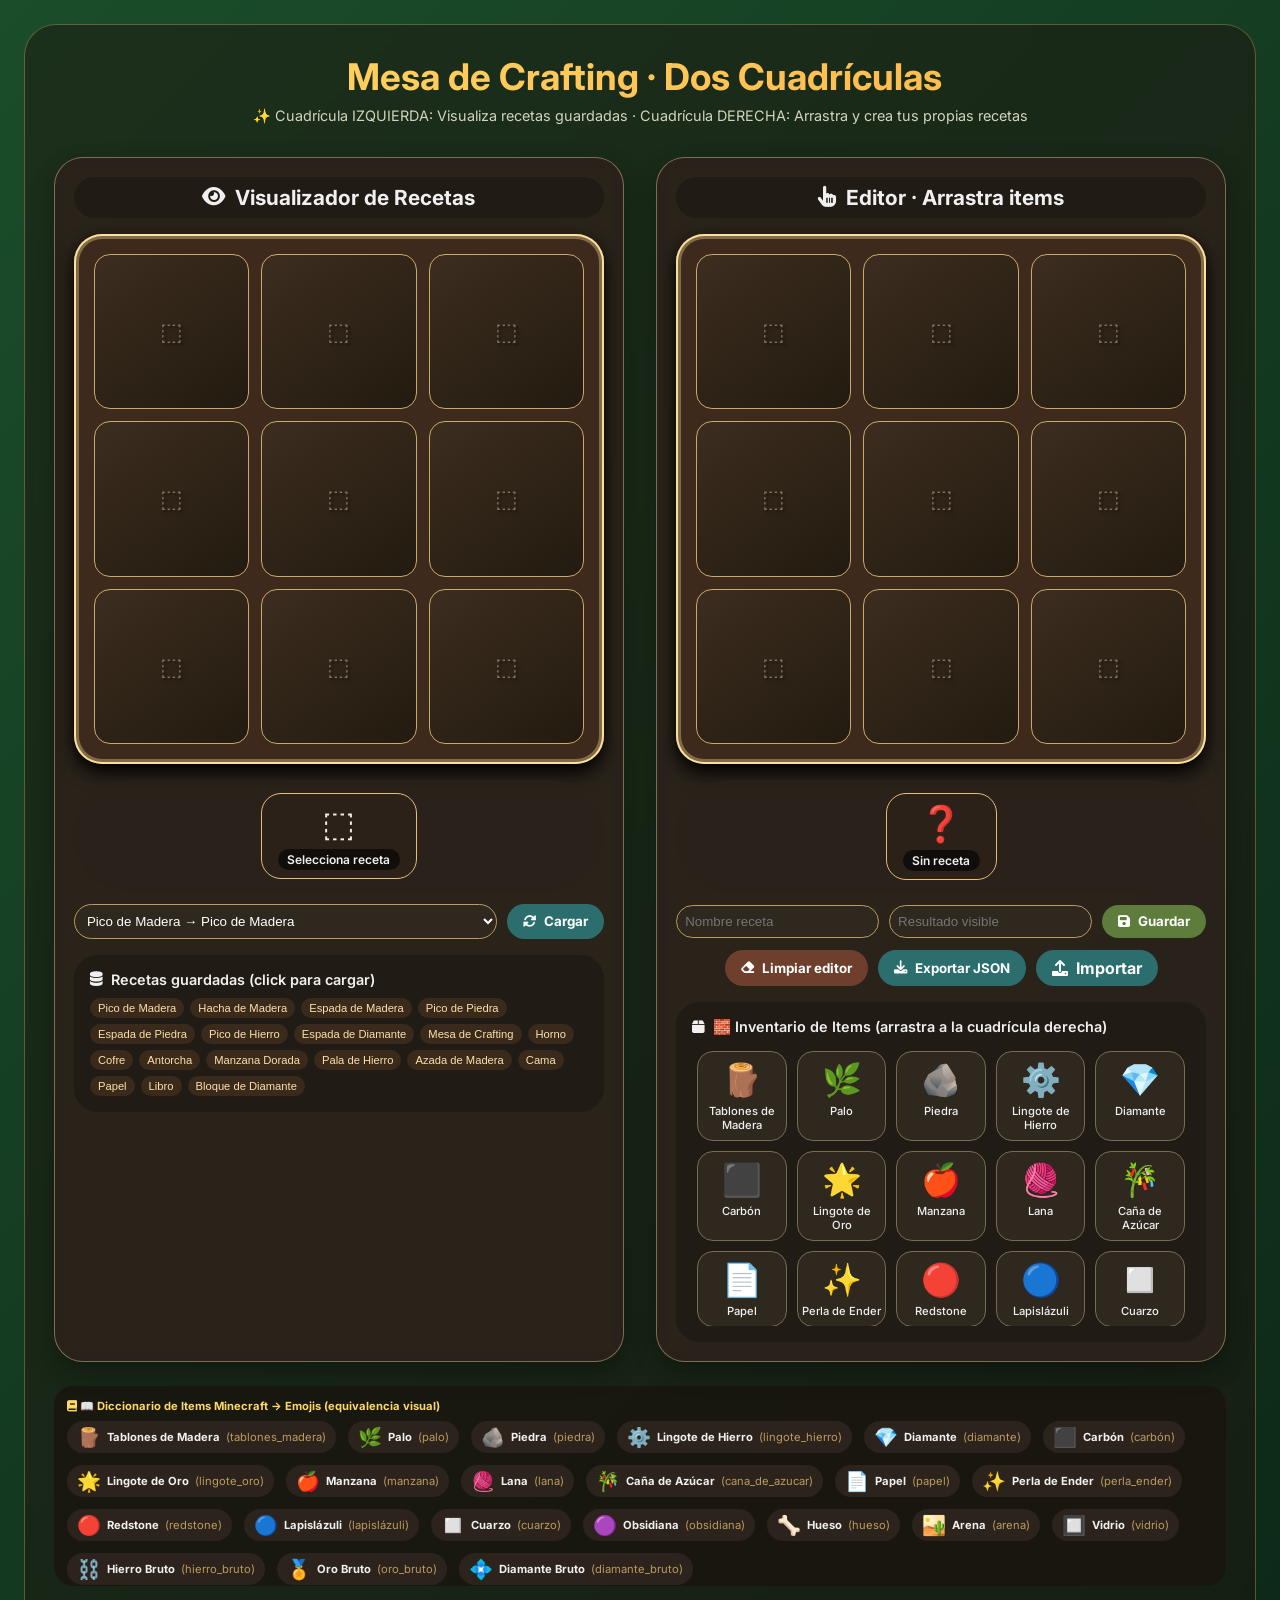
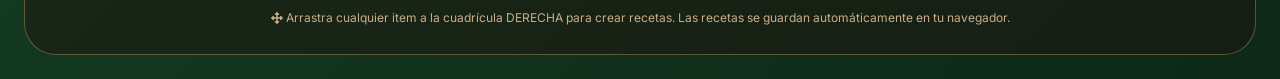
<file: index.html>
<!DOCTYPE html>
<html lang="es">
<head>
    <meta charset="UTF-8">
    <meta name="viewport" content="width=device-width, initial-scale=1.0, user-scalable=no">
    <title>Minecraft Crafting · Dos Cuadrículas · Editor Visual con Emojis</title>
    <link href="https://fonts.googleapis.com/css2?family=Inter:opsz,wght@14..32,400;500;600;700&display=swap" rel="stylesheet">
    <link rel="stylesheet" href="https://cdnjs.cloudflare.com/ajax/libs/font-awesome/6.0.0-beta3/css/all.min.css">
    <style>
        * {
            margin: 0;
            padding: 0;
            box-sizing: border-box;
            user-select: none;
        }

        body {
            font-family: 'Inter', sans-serif;
            background: linear-gradient(135deg, #1a4d2a 0%, #0d2818 100%);
            min-height: 100vh;
            padding: 1.5rem;
            color: #f0f0f0;
        }

        .container {
            max-width: 1600px;
            margin: 0 auto;
            background: rgba(30, 20, 15, 0.5);
            backdrop-filter: blur(4px);
            border-radius: 2rem;
            padding: 1.8rem;
            border: 1px solid rgba(255, 215, 140, 0.3);
        }

        h1 {
            text-align: center;
            font-size: 2.3rem;
            background: linear-gradient(135deg, #ffd966, #ffb347);
            background-clip: text;
            -webkit-background-clip: text;
            color: transparent;
            margin-bottom: 0.5rem;
        }

        .subtitle {
            text-align: center;
            margin-bottom: 2rem;
            font-size: 0.9rem;
            color: #d4d4bc;
        }

        /* Layout principal: dos columnas */
        .double-crafting {
            display: flex;
            flex-wrap: wrap;
            gap: 2rem;
            justify-content: center;
        }

        /* Cada panel */
        .craft-panel {
            flex: 1;
            min-width: 380px;
            background: #2b241cee;
            backdrop-filter: blur(8px);
            border-radius: 1.8rem;
            padding: 1.2rem;
            border: 1px solid #ffdca866;
            box-shadow: 0 10px 25px rgba(0, 0, 0, 0.3);
        }

        .panel-title {
            font-size: 1.3rem;
            font-weight: 700;
            text-align: center;
            margin-bottom: 1rem;
            display: flex;
            align-items: center;
            justify-content: center;
            gap: 10px;
            background: #1e1914aa;
            padding: 0.5rem;
            border-radius: 60px;
        }

        .crafting-grid {
            display: grid;
            grid-template-columns: repeat(3, 1fr);
            gap: 12px;
            background: #3e2a1c;
            padding: 20px;
            border-radius: 28px;
            box-shadow: inset 0 0 0 2px #f9e0a0, inset 0 0 0 5px #836c44, 0 8px 18px black;
            margin-bottom: 1rem;
        }

        .slot {
            aspect-ratio: 1 / 1;
            background: #2f2419;
            background-image: linear-gradient(145deg, #3c2d1f 0%, #231b10 100%);
            border-radius: 16px;
            display: flex;
            align-items: center;
            justify-content: center;
            transition: all 0.2s ease;
            border: 1px solid #c9a86b;
            font-size: 2.3rem;
            font-weight: normal;
            text-shadow: 2px 2px 2px black;
        }

        .slot.drag-over {
            transform: scale(1.05);
            box-shadow: 0 0 0 3px #ffdf99;
            background: #5e452a;
        }

        .slot span {
            filter: drop-shadow(2px 2px 2px rgba(0,0,0,0.5));
        }

        .result-area {
            display: flex;
            align-items: center;
            justify-content: center;
            gap: 1rem;
            background: #2d241a80;
            padding: 0.8rem;
            border-radius: 60px;
            margin-top: 0.5rem;
        }

        .result-box {
            background: #2b2118;
            border-radius: 20px;
            padding: 0.5rem 1rem;
            display: flex;
            flex-direction: column;
            align-items: center;
            gap: 5px;
            border: 1px solid #e5bc7c;
            min-width: 100px;
        }

        .result-emoji {
            font-size: 2.2rem;
        }

        .result-name {
            font-weight: 600;
            background: #00000099;
            padding: 0.2rem 0.6rem;
            border-radius: 50px;
            font-size: 0.75rem;
        }

        /* Barra de botones */
        .action-bar {
            display: flex;
            gap: 10px;
            margin: 12px 0;
            flex-wrap: wrap;
            justify-content: center;
        }

        .btn {
            border: none;
            padding: 8px 16px;
            border-radius: 40px;
            font-weight: bold;
            cursor: pointer;
            display: inline-flex;
            align-items: center;
            gap: 8px;
            font-family: inherit;
            transition: 0.2s;
        }

        .btn-primary { background: #5e7c3c; color: white; }
        .btn-primary:hover { background: #7fa34b; transform: scale(0.98); }
        .btn-warning { background: #6d3f2c; color: white; }
        .btn-warning:hover { background: #8f553a; }
        .btn-info { background: #2c6e6e; color: white; }
        .btn-info:hover { background: #3e8e8e; }

        /* Inventario de items */
        .items-inventory {
            background: #1e1914cc;
            border-radius: 1.5rem;
            padding: 1rem;
            margin-top: 1rem;
        }

        .items-title {
            font-size: 0.9rem;
            font-weight: 600;
            margin-bottom: 10px;
            display: flex;
            align-items: center;
            gap: 8px;
        }

        .items-grid {
            display: grid;
            grid-template-columns: repeat(auto-fill, minmax(80px, 1fr));
            gap: 10px;
            max-height: 280px;
            overflow-y: auto;
            padding: 5px;
        }

        .drag-item {
            background: #2f281f;
            border-radius: 16px;
            padding: 8px 4px;
            text-align: center;
            cursor: grab;
            transition: 0.1s;
            border: 1px solid #776b54;
            display: flex;
            flex-direction: column;
            align-items: center;
            gap: 5px;
        }
        .drag-item:active { cursor: grabbing; }
        .drag-item:hover { background: #4a3826; transform: scale(1.02); border-color: #ffcd7e; }
        .drag-item .item-emoji { font-size: 2rem; }
        .drag-item span { font-size: 0.7rem; font-weight: 500; }

        /* Diccionario de emojis */
        .dictionary {
            background: #1a1510cc;
            border-radius: 1.2rem;
            padding: 0.8rem;
            margin-top: 1.5rem;
            font-size: 0.7rem;
            max-height: 200px;
            overflow-y: auto;
        }
        .dict-title {
            font-weight: bold;
            margin-bottom: 8px;
            color: #ffd966;
        }
        .dict-grid {
            display: flex;
            flex-wrap: wrap;
            gap: 12px;
        }
        .dict-item {
            display: inline-flex;
            align-items: center;
            gap: 6px;
            background: #2c241c;
            padding: 4px 10px;
            border-radius: 30px;
        }
        footer { text-align: center; margin-top: 1.5rem; font-size: 0.75rem; color: #cbae86; }

        @media (max-width: 850px) {
            .slot { font-size: 1.5rem; }
            .drag-item .item-emoji { font-size: 1.5rem; }
        }
    </style>
</head>
<body>
<div class="container">
    <h1><i class="fas fa-crafting"></i> Mesa de Crafting · Dos Cuadrículas</h1>
    <div class="subtitle">✨ Cuadrícula IZQUIERDA: Visualiza recetas guardadas · Cuadrícula DERECHA: Arrastra y crea tus propias recetas</div>

    <div class="double-crafting">
        <!-- PANEL IZQUIERDO: VISUALIZAR RECETAS (solo lectura / selector) -->
        <div class="craft-panel">
            <div class="panel-title"><i class="fas fa-eye"></i> Visualizador de Recetas</div>
            <div class="crafting-grid" id="viewerGrid">
                <!-- slots generados dinámicamente -->
            </div>
            <div class="result-area">
                <div class="result-box" id="viewerResult">
                    <div class="result-emoji" id="viewerEmoji">⬚</div>
                    <span class="result-name" id="viewerName">Selecciona receta</span>
                </div>
            </div>
            <div class="action-bar">
                <select id="recipeSelector" style="background:#2f281f; color:white; border-radius:40px; padding:8px; border:1px solid #bc9a60; flex:1;">
                    <option>Cargando recetas...</option>
                </select>
                <button id="loadRecipeBtn" class="btn btn-info"><i class="fas fa-sync-alt"></i> Cargar</button>
            </div>
            <div class="items-inventory">
                <div class="items-title"><i class="fas fa-database"></i> Recetas guardadas (click para cargar)</div>
                <div id="recipesQuickList" style="display:flex; flex-wrap:wrap; gap:6px; max-height:120px; overflow-y:auto;"></div>
            </div>
        </div>

        <!-- PANEL DERECHO: CREAR / EDITAR RECETA (drag & drop) -->
        <div class="craft-panel">
            <div class="panel-title"><i class="fas fa-hand-pointer"></i> Editor · Arrastra items</div>
            <div class="crafting-grid" id="editorGrid"></div>
            <div class="result-area">
                <div class="result-box" id="editorResult">
                    <div class="result-emoji" id="editorEmoji">⬚</div>
                    <span class="result-name" id="editorName">Sin coincidencia</span>
                </div>
            </div>
            <div class="action-bar">
                <input type="text" id="newRecipeName" placeholder="Nombre receta" style="background:#2f281f; border:1px solid #bc9a60; border-radius:40px; padding:8px; color:white; flex:1;">
                <input type="text" id="newResultName" placeholder="Resultado visible" style="background:#2f281f; border:1px solid #bc9a60; border-radius:40px; padding:8px; color:white; flex:1;">
                <button id="saveRecipeBtn" class="btn btn-primary"><i class="fas fa-save"></i> Guardar</button>
            </div>
            <div class="action-bar">
                <button id="clearEditorBtn" class="btn btn-warning"><i class="fas fa-eraser"></i> Limpiar editor</button>
                <button id="exportRecipesBtn" class="btn btn-info"><i class="fas fa-download"></i> Exportar JSON</button>
                <label for="importInput" class="btn btn-info" style="cursor:pointer;"><i class="fas fa-upload"></i> Importar</label>
                <input type="file" id="importInput" accept=".json" style="display:none;">
            </div>

            <!-- Inventario de items (arrastrables) -->
            <div class="items-inventory">
                <div class="items-title"><i class="fas fa-box"></i> 🧱 Inventario de Items (arrastra a la cuadrícula derecha)</div>
                <div class="items-grid" id="itemsGrid"></div>
            </div>
        </div>
    </div>

    <!-- DICCIONARIO DE EMOJIS (todos los objetos del juego) -->
    <div class="dictionary">
        <div class="dict-title"><i class="fas fa-book"></i> 📖 Diccionario de Items Minecraft → Emojis (equivalencia visual)</div>
        <div class="dict-grid" id="dictionaryGrid"></div>
    </div>
    <footer><i class="fas fa-arrows-alt"></i> Arrastra cualquier item a la cuadrícula DERECHA para crear recetas. Las recetas se guardan automáticamente en tu navegador.</footer>
</div>

<script>
    // --------------------------------------------------------------
    // 1. DICCIONARIO COMPLETO DE ITEMS (Minecraft -> Emoji + color)
    // --------------------------------------------------------------
    const ITEM_DICT = {
        "tablones_madera": { emoji: "🪵", name: "Tablones de Madera", color: "#BA8C63" },
        "palo": { emoji: "🌿", name: "Palo", color: "#8B5A2B" },
        "piedra": { emoji: "🪨", name: "Piedra", color: "#7B7B7B" },
        "lingote_hierro": { emoji: "⚙️", name: "Lingote de Hierro", color: "#C0C0C0" },
        "diamante": { emoji: "💎", name: "Diamante", color: "#2EE0D0" },
        "carbón": { emoji: "⬛", name: "Carbón", color: "#3A3A3A" },
        "lingote_oro": { emoji: "🌟", name: "Lingote de Oro", color: "#FFD700" },
        "manzana": { emoji: "🍎", name: "Manzana", color: "#E34234" },
        "lana": { emoji: "🧶", name: "Lana", color: "#C98BDB" },
        "cana_de_azucar": { emoji: "🎋", name: "Caña de Azúcar", color: "#6B8E23" },
        "papel": { emoji: "📄", name: "Papel", color: "#F5F5DC" },
        "perla_ender": { emoji: "✨", name: "Perla de Ender", color: "#C0C0FF" },
        "redstone": { emoji: "🔴", name: "Redstone", color: "#D32F2F" },
        "lapislázuli": { emoji: "🔵", name: "Lapislázuli", color: "#3F51B5" },
        "cuarzo": { emoji: "◻️", name: "Cuarzo", color: "#E0E0E0" },
        "obsidiana": { emoji: "🟣", name: "Obsidiana", color: "#4A148C" },
        "hueso": { emoji: "🦴", name: "Hueso", color: "#D7CCC8" },
        "arena": { emoji: "🏜️", name: "Arena", color: "#F4D03F" },
        "vidrio": { emoji: "🔲", name: "Vidrio", color: "#B0BEC5" },
        "hierro_bruto": { emoji: "⛓️", name: "Hierro Bruto", color: "#9E9E9E" },
        "oro_bruto": { emoji: "🏅", name: "Oro Bruto", color: "#FFC107" },
        "diamante_bruto": { emoji: "💠", name: "Diamante Bruto", color: "#80D8FF" }
    };

    // Items base para arrastrar
    const BASE_ITEMS = Object.keys(ITEM_DICT);

    // Emoji helper
    function getEmoji(itemId) { return ITEM_DICT[itemId]?.emoji || "📦"; }
    function getItemName(itemId) { return ITEM_DICT[itemId]?.name || itemId; }

    // --------------------------------------------------------------
    // 2. RECETAS PREGENERADAS (20+ recetas clásicas con nombres)
    // --------------------------------------------------------------
    const BASE_RECIPES = [
        { name: "Pico de Madera", resultName: "Pico de Madera", pattern: ["PPP"," S "," S "], keys: { P: "tablones_madera", S: "palo" } },
        { name: "Hacha de Madera", resultName: "Hacha de Madera", pattern: ["PP ","PS "," S "], keys: { P: "tablones_madera", S: "palo" } },
        { name: "Espada de Madera", resultName: "Espada de Madera", pattern: ["P","P","S"], keys: { P: "tablones_madera", S: "palo" } },
        { name: "Pico de Piedra", resultName: "Pico de Piedra", pattern: ["PPP"," S "," S "], keys: { P: "piedra", S: "palo" } },
        { name: "Espada de Piedra", resultName: "Espada de Piedra", pattern: ["P","P","S"], keys: { P: "piedra", S: "palo" } },
        { name: "Pico de Hierro", resultName: "Pico de Hierro", pattern: ["III"," S "," S "], keys: { I: "lingote_hierro", S: "palo" } },
        { name: "Espada de Diamante", resultName: "Espada de Diamante", pattern: ["D","D","S"], keys: { D: "diamante", S: "palo" } },
        { name: "Mesa de Crafting", resultName: "Mesa de Crafting", pattern: ["PP","PP","  "], keys: { P: "tablones_madera" } },
        { name: "Horno", resultName: "Horno", pattern: ["CCC","C C","CCC"], keys: { C: "piedra" } },
        { name: "Cofre", resultName: "Cofre", pattern: ["PPP","P P","PPP"], keys: { P: "tablones_madera" } },
        { name: "Antorcha", resultName: "Antorcha", pattern: ["C","S"," "], keys: { C: "carbón", S: "palo" } },
        { name: "Manzana Dorada", resultName: "Manzana Dorada", pattern: ["GGG","GAG","GGG"], keys: { G: "lingote_oro", A: "manzana" } },
        { name: "Pala de Hierro", resultName: "Pala de Hierro", pattern: ["I","S","S"], keys: { I: "lingote_hierro", S: "palo" } },
        { name: "Azada de Madera", resultName: "Azada de Madera", pattern: ["PP"," S"," S"], keys: { P: "tablones_madera", S:"palo" } },
        { name: "Cama", resultName: "Cama", pattern: ["WWW","PPP","   "], keys: { W: "lana", P: "tablones_madera" } },
        { name: "Papel", resultName: "Papel", pattern: ["CCC","   ","   "], keys: { C: "cana_de_azucar" } },
        { name: "Libro", resultName: "Libro", pattern: ["PPP","P P","PPP"], keys: { P: "papel" } },
        { name: "Bloque de Diamante", resultName: "Bloque de Diamante", pattern: ["DDD","DDD","DDD"], keys: { D: "diamante" } },
        { name: "Palo", resultName: "Palo", pattern: ["P","P"," "], keys: { P: "tablones_madera" } },
        { name: "Perla de Ender", resultName: "Perla de Ender", pattern: [" E "," E "," E "], keys: { E: "perla_ender" } },
        { name: "Bloque de Oro", resultName: "Bloque de Oro", pattern: ["GGG","GGG","GGG"], keys: { G: "lingote_oro" } },
        { name: "Bloque de Hierro", resultName: "Bloque de Hierro", pattern: ["III","III","III"], keys: { I: "lingote_hierro" } }
    ];

    // --------------------------------------------------------------
    // 3. PERSISTENCIA localStorage
    // --------------------------------------------------------------
    let allRecipes = [];
    const STORAGE_KEY = 'minecraft_dual_recipes';

    function loadRecipes() {
        const stored = localStorage.getItem(STORAGE_KEY);
        if (stored) {
            try {
                const custom = JSON.parse(stored);
                const baseNames = new Set(BASE_RECIPES.map(r => r.name));
                const filtered = custom.filter(r => !baseNames.has(r.name));
                allRecipes = [...BASE_RECIPES, ...filtered];
            } catch(e) { allRecipes = [...BASE_RECIPES]; }
        } else { allRecipes = [...BASE_RECIPES]; }
    }
    function saveCustomRecipes() {
        const baseNames = new Set(BASE_RECIPES.map(r => r.name));
        const customs = allRecipes.filter(r => !baseNames.has(r.name));
        localStorage.setItem(STORAGE_KEY, JSON.stringify(customs));
    }

    // --------------------------------------------------------------
    // 4. CUADRÍCULA IZQUIERDA (VISUALIZADOR) y DERECHA (EDITOR)
    // --------------------------------------------------------------
    let viewerGridItems = Array(9).fill(null);
    let editorGridItems = Array(9).fill(null);

    function renderGrid(gridId, itemsArray) {
        const container = document.getElementById(gridId);
        if (!container) return;
        for (let i=0; i<9; i++) {
            const itemId = itemsArray[i];
            const slot = container.children[i];
            if (itemId && ITEM_DICT[itemId]) {
                slot.innerHTML = `<span style="font-size:2rem;">${getEmoji(itemId)}</span>`;
                slot.title = getItemName(itemId);
            } else {
                slot.innerHTML = `<span style="opacity:0.4; font-size:1.5rem;">⬚</span>`;
                slot.title = "";
            }
        }
    }

    // Actualizar resultado del editor según patrón
    function updateEditorResult() {
        const { pattern, keys } = getPatternFromGrid(editorGridItems);
        const matched = findMatchingRecipe(pattern, keys);
        const resultDiv = document.getElementById('editorEmoji');
        const nameSpan = document.getElementById('editorName');
        if (matched) {
            resultDiv.innerHTML = getEmoji(matched.resultName.toLowerCase().replace(/\s/g,'_')) || "🔨";
            nameSpan.innerText = matched.resultName;
        } else {
            resultDiv.innerHTML = "❓";
            nameSpan.innerText = "Sin receta";
        }
    }

    function getPatternFromGrid(grid) {
        const usedMap = new Map();
        let nextLetter = 65;
        const rows = ["","",""];
        for (let r=0; r<3; r++) {
            let rowStr = "";
            for (let c=0; c<3; c++) {
                const idx = r*3+c;
                const item = grid[idx];
                if (item) {
                    if (!usedMap.has(item)) usedMap.set(item, String.fromCharCode(nextLetter++));
                    rowStr += usedMap.get(item);
                } else rowStr += " ";
            }
            rows[r] = rowStr;
        }
        const keys = {};
        for (let [itemId, letter] of usedMap.entries()) keys[letter] = itemId;
        return { pattern: rows, keys };
    }

    function findMatchingRecipe(pattern, keys) {
        const patNorm = pattern.map(p => (p+"   ").slice(0,3));
        return allRecipes.find(rec => {
            const recPat = rec.pattern.map(p => (p+"   ").slice(0,3));
            if (JSON.stringify(recPat) !== JSON.stringify(patNorm)) return false;
            for (let [ch, item] of Object.entries(rec.keys)) {
                if (keys[ch] !== item) return false;
            }
            return true;
        });
    }

    // Cargar receta seleccionada en el visualizador
    function loadRecipeToViewer(recipe) {
        if (!recipe) return;
        const newGrid = Array(9).fill(null);
        const flat = recipe.pattern.join('');
        for (let i=0; i<9 && i<flat.length; i++) {
            const ch = flat[i];
            if (ch !== ' ' && recipe.keys[ch]) newGrid[i] = recipe.keys[ch];
        }
        viewerGridItems = newGrid;
        renderGrid('viewerGrid', viewerGridItems);
        const resultEmoji = getEmoji(recipe.resultName.toLowerCase().replace(/\s/g,'_')) || "🏆";
        document.getElementById('viewerEmoji').innerHTML = resultEmoji;
        document.getElementById('viewerName').innerText = recipe.resultName;
    }

    // Guardar receta desde el editor
    function saveCurrentEditorRecipe() {
        const name = document.getElementById('newRecipeName').value.trim();
        const resultName = document.getElementById('newResultName').value.trim();
        if (!name || !resultName) { alert("Ingresa nombre de receta y resultado"); return; }
        const { pattern, keys } = getPatternFromGrid(editorGridItems);
        const hasItems = pattern.some(row => row.trim().length > 0);
        if (!hasItems || Object.keys(keys).length === 0) { alert("La cuadrícula del editor está vacía. Arrastra items."); return; }
        const newRecipe = { name, resultName, pattern, keys };
        const idx = allRecipes.findIndex(r => r.name === name);
        if (idx !== -1) {
            if (confirm(`¿Sobrescribir receta "${name}"?`)) allRecipes[idx] = newRecipe;
            else return;
        } else allRecipes.push(newRecipe);
        saveCustomRecipes();
        updateRecipeSelector();
        renderQuickList();
        alert(`Receta "${name}" guardada`);
        updateEditorResult();
    }

    function clearEditor() {
        editorGridItems.fill(null);
        renderGrid('editorGrid', editorGridItems);
        updateEditorResult();
    }

    // --------------------------------------------------------------
    // 5. DRAG & DROP (solo en el editor)
    // --------------------------------------------------------------
    function initDragDrop() {
        const dragItems = document.querySelectorAll('.drag-item');
        dragItems.forEach(el => {
            el.setAttribute('draggable', 'true');
            el.addEventListener('dragstart', (e) => {
                const itemId = e.target.closest('.drag-item')?.getAttribute('data-item');
                if (itemId) e.dataTransfer.setData('text/plain', itemId);
                e.dataTransfer.effectAllowed = 'copy';
            });
        });
        const slots = document.querySelectorAll('#editorGrid .slot');
        slots.forEach((slot, idx) => {
            slot.addEventListener('dragover', (e) => { e.preventDefault(); e.dataTransfer.dropEffect = 'copy'; slot.classList.add('drag-over'); });
            slot.addEventListener('dragleave', () => slot.classList.remove('drag-over'));
            slot.addEventListener('drop', (e) => {
                e.preventDefault();
                slot.classList.remove('drag-over');
                const itemId = e.dataTransfer.getData('text/plain');
                if (itemId && ITEM_DICT[itemId]) {
                    editorGridItems[idx] = itemId;
                    renderGrid('editorGrid', editorGridItems);
                    updateEditorResult();
                }
            });
        });
    }

    // Renderizar inventario
    function renderInventory() {
        const container = document.getElementById('itemsGrid');
        container.innerHTML = '';
        BASE_ITEMS.forEach(itemId => {
            const div = document.createElement('div');
            div.className = 'drag-item';
            div.setAttribute('data-item', itemId);
            div.draggable = true;
            div.innerHTML = `<div class="item-emoji">${getEmoji(itemId)}</div><span>${getItemName(itemId)}</span>`;
            container.appendChild(div);
        });
        initDragDrop();
    }

    // Lista rápida de recetas
    function renderQuickList() {
        const container = document.getElementById('recipesQuickList');
        container.innerHTML = '';
        allRecipes.slice(0, 18).forEach(rec => {
            const badge = document.createElement('button');
            badge.style.cssText = 'background:#3a2a1c; border:none; color:#ffdfaa; padding:4px 8px; border-radius:30px; font-size:0.7rem; cursor:pointer;';
            badge.innerText = rec.name;
            badge.onclick = () => {
                loadRecipeToViewer(rec);
                document.getElementById('recipeSelector').value = rec.name;
            };
            container.appendChild(badge);
        });
    }

    function updateRecipeSelector() {
        const select = document.getElementById('recipeSelector');
        select.innerHTML = '';
        allRecipes.forEach(rec => {
            const opt = document.createElement('option');
            opt.value = rec.name;
            opt.innerText = `${rec.name} → ${rec.resultName}`;
            select.appendChild(opt);
        });
    }

    // Exportar/Importar
    function exportJSON() {
        const data = JSON.stringify(allRecipes, null, 2);
        const blob = new Blob([data], {type: 'application/json'});
        const a = document.createElement('a');
        a.href = URL.createObjectURL(blob);
        a.download = `minecraft_recipes_${Date.now()}.json`;
        a.click(); URL.revokeObjectURL(a.href);
    }
    function importJSON(file) {
        const reader = new FileReader();
        reader.onload = (e) => {
            try {
                const imported = JSON.parse(e.target.result);
                if (Array.isArray(imported)) {
                    if (confirm("Importar reemplazará recetas personalizadas (mantiene base).")) {
                        const baseNames = new Set(BASE_RECIPES.map(r => r.name));
                        const newCustom = imported.filter(r => !baseNames.has(r.name));
                        allRecipes = [...BASE_RECIPES, ...newCustom];
                        saveCustomRecipes();
                        updateRecipeSelector();
                        renderQuickList();
                        alert(`Importado: ${newCustom.length} recetas.`);
                    }
                } else throw new Error();
            } catch(err) { alert("JSON inválido"); }
        };
        reader.readAsText(file);
    }

    // Diccionario visual
    function renderDictionary() {
        const dictDiv = document.getElementById('dictionaryGrid');
        dictDiv.innerHTML = '';
        Object.entries(ITEM_DICT).forEach(([id, data]) => {
            const span = document.createElement('span');
            span.className = 'dict-item';
            span.innerHTML = `<span style="font-size:1.2rem;">${data.emoji}</span> <strong>${data.name}</strong> <span style="color:#bc9a60;">(${id})</span>`;
            dictDiv.appendChild(span);
        });
    }

    // --------------------------------------------------------------
    // 6. INICIALIZACIÓN
    // --------------------------------------------------------------
    function init() {
        loadRecipes();
        // Crear slots de ambas cuadrículas
        const viewerDiv = document.getElementById('viewerGrid');
        const editorDiv = document.getElementById('editorGrid');
        viewerDiv.innerHTML = ''; editorDiv.innerHTML = '';
        for (let i=0; i<9; i++) {
            const slot1 = document.createElement('div'); slot1.className = 'slot';
            const slot2 = document.createElement('div'); slot2.className = 'slot';
            slot1.innerHTML = '<span>⬚</span>'; slot2.innerHTML = '<span>⬚</span>';
            viewerDiv.appendChild(slot1);
            editorDiv.appendChild(slot2);
        }
        renderGrid('viewerGrid', viewerGridItems);
        renderGrid('editorGrid', editorGridItems);
        renderInventory();
        updateRecipeSelector();
        renderQuickList();
        renderDictionary();
        
        document.getElementById('loadRecipeBtn').addEventListener('click', () => {
            const selectedName = document.getElementById('recipeSelector').value;
            const recipe = allRecipes.find(r => r.name === selectedName);
            if (recipe) loadRecipeToViewer(recipe);
        });
        document.getElementById('saveRecipeBtn').addEventListener('click', saveCurrentEditorRecipe);
        document.getElementById('clearEditorBtn').addEventListener('click', clearEditor);
        document.getElementById('exportRecipesBtn').addEventListener('click', exportJSON);
        const fileImport = document.getElementById('importInput');
        document.querySelector('label[for="importInput"]').addEventListener('click', () => fileImport.click());
        fileImport.addEventListener('change', (e) => { if(e.target.files[0]) importJSON(e.target.files[0]); fileImport.value=''; });
        
        updateEditorResult();
    }
    init();
</script>
</body>
</html>
</file>
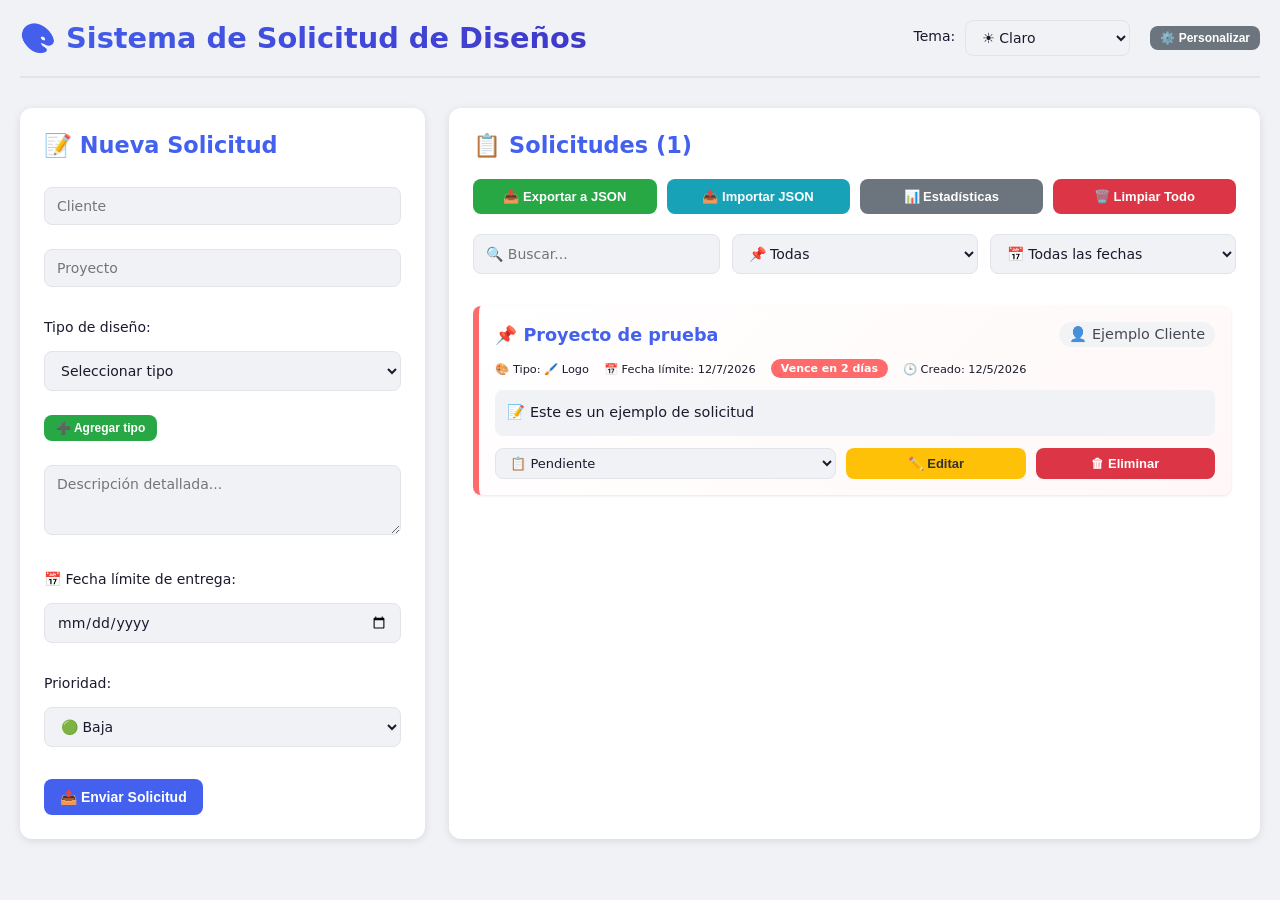
<file: sistema-disenos/index.html>
<!DOCTYPE html>
<html lang="es">
<head>
    <meta charset="UTF-8">
    <meta name="viewport" content="width=device-width, initial-scale=1.0">
    <title>Sistema de Solicitud de Diseños</title>
    <link rel="stylesheet" href="styles.css">
</head>
<body>
    <div class="container">
        <header>
            <h1>🎨 Sistema de Solicitud de Diseños</h1>
            <div class="theme-selector">
                <label>Tema:</label>
                <select id="themeSelect">
                    <option value="light">☀️ Claro</option>
                    <option value="dark">🌙 Oscuro</option>
                    <option value="custom">🎨 Personalizado</option>
                </select>
                <button type="button" id="customizeThemeBtn" class="customize-btn">⚙️ Personalizar</button>
            </div>
        </header>

        <div class="dashboard">
            <!-- Formulario de nueva solicitud -->
            <section class="form-section">
                <h2>📝 Nueva Solicitud</h2>
                <form id="designRequestForm">
                    <input type="text" id="clientName" placeholder="Cliente" required>
                    <input type="text" id="projectName" placeholder="Proyecto" required>
                    
                    <div class="design-type-group">
                        <label for="designType">Tipo de diseño:</label>
                        <select id="designType" required>
                            <option value="">Seleccionar tipo</option>
                        </select>
                        <button type="button" id="addDesignTypeBtn" class="small-btn">➕ Agregar tipo</button>
                    </div>
                    
                    <textarea id="description" placeholder="Descripción detallada..." rows="3"></textarea>
                    
                    <div class="date-group">
                        <label for="deliveryDate">📅 Fecha límite de entrega:</label>
                        <input type="date" id="deliveryDate" required>
                        <small id="dateWarning" class="date-warning"></small>
                    </div>
                    
                    <div class="priority">
                        <label>Prioridad:</label>
                        <select id="priority">
                            <option value="baja">🟢 Baja</option>
                            <option value="media">🟡 Media</option>
                            <option value="alta">🔴 Alta</option>
                        </select>
                    </div>
                    <button type="submit">📤 Enviar Solicitud</button>
                </form>
            </section>

            <!-- Listado de solicitudes con control -->
            <section class="requests-section">
                <h2>📋 Solicitudes <span id="requestCount">(0)</span></h2>
                <div class="filters">
                    <input type="text" id="searchInput" placeholder="🔍 Buscar...">
                    <select id="statusFilter">
                        <option value="todas">📌 Todas</option>
                        <option value="pendiente">⏳ Pendiente</option>
                        <option value="enproceso">🔄 En proceso</option>
                        <option value="completado">✅ Completado</option>
                    </select>
                    <select id="deadlineFilter">
                        <option value="todas">📅 Todas las fechas</option>
                        <option value="urgente">⚠️ Urgentes (menos de 3 días)</option>
                        <option value="proximo">🟡 Próximas (3-7 días)</option>
                        <option value="normal">🟢 Normal (más de 7 días)</option>
                        <option value="vencidas">🔴 Vencidas</option>
                    </select>
                </div>
                <div id="requestsList" class="requests-list"></div>
            </section>
        </div>
    </div>

    <!-- Modal para agregar nuevo tipo de diseño -->
    <div id="designTypeModal" class="modal">
        <div class="modal-content">
            <span class="close">&times;</span>
            <h3>Agregar nuevo tipo de diseño</h3>
            <input type="text" id="newDesignType" placeholder="Ej: Ilustración, UI/UX, 3D..." autocomplete="off">
            <select id="newDesignTypeIcon">
                <option value="🎨">🎨 Arte</option>
                <option value="🖌️">🖌️ Ilustración</option>
                <option value="📱">📱 App</option>
                <option value="💻">💻 Web</option>
                <option value="📊">📊 Infografía</option>
                <option value="🎬">🎬 Video</option>
                <option value="📦">📦 3D</option>
                <option value="✏️">✏️ Dibujo</option>
            </select>
            <button id="saveDesignTypeBtn">Guardar tipo</button>
        </div>
    </div>

    <!-- Modal para personalización de temas -->
    <div id="customizeModal" class="modal">
        <div class="modal-content customize-modal">
            <span class="close">&times;</span>
            <h2>🎨 Personalizar Tema</h2>
            
            <div class="customize-section">
                <h3>Colores principales</h3>
                <div class="color-control">
                    <label>Color primario:</label>
                    <input type="color" id="customPrimaryColor" value="#4361ee">
                    <button class="preview-btn" data-property="primary-color">Vista previa</button>
                </div>
                <div class="color-control">
                    <label>Color secundario:</label>
                    <input type="color" id="customSecondaryColor" value="#3f37c9">
                    <button class="preview-btn" data-property="secondary-color">Vista previa</button>
                </div>
            </div>

            <div class="customize-section">
                <h3>Colores de fondo</h3>
                <div class="color-control">
                    <label>Fondo principal:</label>
                    <input type="color" id="customBgColor" value="#f8f9fa">
                    <button class="preview-btn" data-property="bg-color">Vista previa</button>
                </div>
                <div class="color-control">
                    <label>Fondo de tarjetas:</label>
                    <input type="color" id="customCardBgColor" value="#ffffff">
                    <button class="preview-btn" data-property="card-bg">Vista previa</button>
                </div>
            </div>

            <div class="customize-section">
                <h3>Texto y bordes</h3>
                <div class="color-control">
                    <label>Color de texto:</label>
                    <input type="color" id="customTextColor" value="#212529">
                    <button class="preview-btn" data-property="text-color">Vista previa</button>
                </div>
                <div class="color-control">
                    <label>Color de bordes:</label>
                    <input type="color" id="customBorderColor" value="#dee2e6">
                    <button class="preview-btn" data-property="border-color">Vista previa</button>
                </div>
            </div>

            <div class="customize-section">
                <h3>Diseño</h3>
                <div class="range-control">
                    <label>Bordes redondeados: <span id="borderRadiusValue">12</span>px</label>
                    <input type="range" id="customBorderRadius" min="0" max="30" value="12" step="1">
                </div>
                <div class="select-control">
                    <label>Fuente:</label>
                    <select id="customFontFamily">
                        <option value="'Segoe UI', system-ui">Segoe UI (Default)</option>
                        <option value="'Roboto', sans-serif">Roboto</option>
                        <option value="'Open Sans', sans-serif">Open Sans</option>
                        <option value="'Montserrat', sans-serif">Montserrat</option>
                        <option value="'Poppins', sans-serif">Poppins</option>
                        <option value="Arial, sans-serif">Arial</option>
                        <option value="'Comic Neue', cursive">Comic Neue</option>
                    </select>
                </div>
            </div>

            <div class="customize-section">
                <h3>Colores de estado (fechas límite)</h3>
                <div class="color-control">
                    <label>Vencidas (rojo):</label>
                    <input type="color" id="customVencidoColor" value="#dc3545">
                </div>
                <div class="color-control">
                    <label>Urgentes (naranja):</label>
                    <input type="color" id="customUrgenteColor" value="#ff6b6b">
                </div>
                <div class="color-control">
                    <label>Próximas (amarillo):</label>
                    <input type="color" id="customProximoColor" value="#ffc107">
                </div>
                <div class="color-control">
                    <label>Normales (verde):</label>
                    <input type="color" id="customNormalColor" value="#28a745">
                </div>
            </div>

            <div class="customize-actions">
                <!-- <button id="applyCustomTheme" class="apply-btn">✅ Aplicar tema</button> -->
                <button id="resetCustomTheme" class="reset-btn">🔄 Resetear a default</button>
                <button id="exportThemeBtn" class="export-theme-btn">💾 Exportar tema</button>
                <button id="importThemeBtn" class="import-theme-btn">📁 Importar tema</button>
                <input type="file" id="importThemeFile" accept=".json" style="display: none">
            </div>
        </div>
    </div>

    <script src="config.js"></script>
    <script src="app.js"></script>
</body>
</html>
</file>
<file: sistema-disenos/styles.css>
/* Variables CSS para personalización rápida */
:root {
    --primary-color: #4361ee;
    --secondary-color: #3f37c9;
    --bg-color: #f8f9fa;
    --card-bg: white;
    --text-color: #212529;
    --border-radius: 12px;
    --font-family: 'Segoe UI', system-ui;
    --danger-color: #dc3545;
    --warning-color: #ffc107;
    --urgent-color: #ff6b6b;
    --success-color: #28a745;
    --border-color: #dee2e6;
}

/* Reset y estilos base */
* {
    margin: 0;
    padding: 0;
    box-sizing: border-box;
}

body {
    background: var(--bg-color);
    color: var(--text-color);
    font-family: var(--font-family);
    transition: all 0.3s ease;
    min-height: 100vh;
}

/* Tema claro (por defecto) */
body.light {
    --bg-color: #f0f2f5;
    --card-bg: #ffffff;
    --text-color: #1a1a2e;
    --border-color: #e1e4e8;
}

body.dark {
    --bg-color: #1a1a2e;
    --card-bg: #16213e;
    --text-color: #eeeeee;
    --border-color: #0f3460;
}

body.custom {
    /* Los colores personalizados se aplican desde JS */
}

/* Contenedor principal */
.container {
    max-width: 1400px;
    margin: 0 auto;
    padding: 20px;
}

/* Header */
header {
    display: flex;
    justify-content: space-between;
    align-items: center;
    flex-wrap: wrap;
    gap: 15px;
    margin-bottom: 30px;
    padding-bottom: 20px;
    border-bottom: 2px solid var(--border-color);
}

header h1 {
    font-size: 1.8rem;
    background: linear-gradient(135deg, var(--primary-color), var(--secondary-color));
    -webkit-background-clip: text;
    background-clip: text;
    color: transparent;
}

.theme-selector {
    display: flex;
    align-items: center;
    gap: 10px;
}

.theme-selector label {
    font-weight: 500;
}

.theme-selector select {
    width: auto;
    padding: 8px 12px;
    margin: 0;
}

.customize-btn {
    width: auto;
    padding: 8px 12px;
    margin: 0;
    background: #6c757d;
    font-size: 13px;
}

.customize-btn:hover {
    background: #5a6268;
}

/* Dashboard layout */
.dashboard {
    display: grid;
    grid-template-columns: 1fr 2fr;
    gap: 24px;
}

@media (max-width: 768px) {
    .dashboard {
        grid-template-columns: 1fr;
    }
    
    header {
        flex-direction: column;
        text-align: center;
    }
}

/* Formulario */
.form-section, .requests-section {
    background: var(--card-bg);
    padding: 24px;
    border-radius: var(--border-radius);
    box-shadow: 0 2px 8px rgba(0, 0, 0, 0.1);
}

.form-section h2, .requests-section h2 {
    margin-bottom: 20px;
    font-size: 1.4rem;
    color: var(--primary-color);
}

/* Campos de formulario */
input, select, textarea {
    width: 100%;
    padding: 10px 12px;
    margin: 8px 0 16px 0;
    border: 1px solid var(--border-color);
    border-radius: 8px;
    background: var(--bg-color);
    color: var(--text-color);
    font-family: var(--font-family);
    font-size: 14px;
    transition: all 0.2s ease;
}

input:focus, select:focus, textarea:focus {
    outline: none;
    border-color: var(--primary-color);
    box-shadow: 0 0 0 3px rgba(67, 97, 238, 0.1);
}

label {
    font-weight: 500;
    font-size: 14px;
    display: block;
    margin-bottom: 4px;
}

button {
    background: var(--primary-color);
    color: white;
    border: none;
    padding: 10px 16px;
    border-radius: 8px;
    cursor: pointer;
    font-weight: 600;
    font-size: 14px;
    transition: all 0.2s ease;
}

button:hover {
    background: var(--secondary-color);
    transform: translateY(-1px);
}

button:active {
    transform: translateY(0);
}

/* Grupo de tipo de diseño */
.design-type-group {
    margin: 16px 0;
}

.design-type-group label {
    margin-bottom: 8px;
}

.design-type-group .small-btn {
    width: auto;
    margin-top: 8px;
    background: var(--success-color);
    font-size: 12px;
    padding: 6px 12px;
}

.design-type-group .small-btn:hover {
    background: #218838;
}

/* Grupo de fecha */
.date-group {
    margin: 16px 0;
}

.date-group label {
    margin-bottom: 8px;
}

.date-warning {
    display: block;
    margin-top: 5px;
    font-size: 12px;
    font-weight: 500;
}

/* Prioridad */
.priority {
    margin: 16px 0;
}

.priority label {
    margin-bottom: 8px;
}

/* Filtros */
.filters {
    display: flex;
    gap: 12px;
    margin-bottom: 20px;
    flex-wrap: wrap;
}

.filters input,
.filters select {
    flex: 1;
    min-width: 120px;
    margin: 0;
}

/* Lista de solicitudes */
.requests-list {
    max-height: 600px;
    overflow-y: auto;
    padding-right: 5px;
}

.requests-list::-webkit-scrollbar {
    width: 8px;
}

.requests-list::-webkit-scrollbar-track {
    background: var(--border-color);
    border-radius: 10px;
}

.requests-list::-webkit-scrollbar-thumb {
    background: var(--primary-color);
    border-radius: 10px;
}

/* Tarjetas de solicitud */
.request-card {
    background: var(--card-bg);
    border-left: 5px solid var(--primary-color);
    padding: 16px;
    margin: 12px 0;
    border-radius: 8px;
    transition: all 0.2s ease;
    box-shadow: 0 1px 3px rgba(0, 0, 0, 0.1);
}

.request-card:hover {
    transform: translateX(5px);
    box-shadow: 0 4px 12px rgba(0, 0, 0, 0.15);
}

/* Estados según fecha límite */
.request-card.deadline-vencido {
    border-left-color: var(--danger-color);
    background: linear-gradient(135deg, var(--card-bg) 0%, rgba(220, 53, 69, 0.05) 100%);
}

.request-card.deadline-urgente {
    border-left-color: var(--urgent-color);
    background: linear-gradient(135deg, var(--card-bg) 0%, rgba(255, 107, 107, 0.05) 100%);
    animation: pulseOrange 2s infinite;
}

.request-card.deadline-proximo {
    border-left-color: var(--warning-color);
    background: linear-gradient(135deg, var(--card-bg) 0%, rgba(255, 193, 7, 0.03) 100%);
}

.request-card.deadline-normal {
    border-left-color: var(--success-color);
}

/* Prioridad */
.priority-alta {
    border-left-width: 6px;
}

.priority-media {
    border-left-width: 4px;
}

.priority-baja {
    border-left-width: 3px;
}

/* Header de tarjeta */
.card-header {
    display: flex;
    justify-content: space-between;
    align-items: center;
    flex-wrap: wrap;
    gap: 10px;
    margin-bottom: 12px;
}

.card-header strong {
    font-size: 1.1rem;
    color: var(--primary-color);
}

.client-name {
    font-size: 0.9rem;
    opacity: 0.8;
    background: var(--bg-color);
    padding: 4px 10px;
    border-radius: 20px;
}

/* Detalles de tarjeta */
.card-details {
    display: flex;
    gap: 15px;
    margin: 10px 0;
    flex-wrap: wrap;
    font-size: 0.85rem;
}

.card-details small {
    display: inline-flex;
    align-items: center;
    gap: 4px;
}

/* Badge de fecha límite */
.deadline-badge {
    display: inline-block;
    padding: 3px 10px;
    border-radius: 20px;
    font-size: 11px;
    font-weight: bold;
}

.deadline-badge.vencido {
    background: var(--danger-color);
    color: white;
}

.deadline-badge.urgente {
    background: var(--urgent-color);
    color: white;
    animation: blink 1s infinite;
}

.deadline-badge.proximo {
    background: var(--warning-color);
    color: #333;
}

/* Descripción */
.description {
    background: var(--bg-color);
    padding: 12px;
    border-radius: 8px;
    margin: 12px 0;
    font-size: 0.9rem;
    line-height: 1.5;
}

/* Acciones de tarjeta */
.card-actions {
    display: flex;
    gap: 10px;
    margin-top: 12px;
}

.card-actions .status-select {
    flex: 2;
    margin: 0;
    padding: 6px 10px;
    font-size: 13px;
}

.card-actions .edit-btn,
.card-actions .delete-btn {
    flex: 1;
    margin: 0;
    padding: 6px 10px;
    font-size: 13px;
}

.edit-btn {
    background: var(--warning-color);
    color: #333;
}

.edit-btn:hover {
    background: #e0a800;
}

.delete-btn {
    background: var(--danger-color);
}

.delete-btn:hover {
    background: #c82333;
}

/* Botones de control */
.control-buttons {
    display: flex;
    gap: 10px;
    margin: 20px 0;
    flex-wrap: wrap;
}

.control-btn {
    flex: 1;
    padding: 10px 16px;
    font-weight: 600;
    font-size: 13px;
}

.control-btn.export { background: var(--success-color); }
.control-btn.import { background: #17a2b8; }
.control-btn.stats { background: #6c757d; }
.control-btn.clear { background: var(--danger-color); }

/* Empty state */
.empty-state {
    text-align: center;
    padding: 60px 20px;
    color: var(--text-color);
    opacity: 0.7;
}

.empty-state p {
    font-size: 1.2rem;
    margin-bottom: 10px;
}

.empty-state small {
    font-size: 0.85rem;
}

/* Notificaciones */
.notification {
    position: fixed;
    top: 20px;
    right: 20px;
    padding: 12px 20px;
    border-radius: 8px;
    z-index: 10000;
    animation: slideIn 0.3s ease;
    font-weight: 600;
    box-shadow: 0 4px 12px rgba(0, 0, 0, 0.15);
}

/* Modal styles */
.modal {
    display: none;
    position: fixed;
    z-index: 1000;
    left: 0;
    top: 0;
    width: 100%;
    height: 100%;
    background-color: rgba(0, 0, 0, 0.5);
    animation: fadeIn 0.3s;
}

.modal-content {
    background: var(--card-bg);
    margin: 5% auto;
    padding: 25px;
    border-radius: var(--border-radius);
    width: 90%;
    max-width: 500px;
    position: relative;
    animation: slideDown 0.3s;
    max-height: 85vh;
    overflow-y: auto;
}

.close {
    position: absolute;
    right: 20px;
    top: 15px;
    font-size: 28px;
    font-weight: bold;
    cursor: pointer;
    color: var(--text-color);
    transition: color 0.2s;
}

.close:hover {
    color: var(--danger-color);
}

/* Modal de personalización */
.customize-modal {
    max-width: 550px;
}

.customize-section {
    margin-bottom: 25px;
    padding-bottom: 20px;
    border-bottom: 1px solid var(--border-color);
}

.customize-section h3 {
    margin-bottom: 15px;
    font-size: 1rem;
    color: var(--primary-color);
}

.color-control {
    display: flex;
    align-items: center;
    gap: 12px;
    margin-bottom: 12px;
    flex-wrap: wrap;
}

.color-control label {
    width: 130px;
    font-size: 13px;
    margin: 0;
}

.color-control input[type="color"] {
    width: 60px;
    height: 38px;
    padding: 2px;
    margin: 0;
    cursor: pointer;
}

.preview-btn {
    width: auto;
    padding: 6px 12px;
    font-size: 11px;
    margin: 0;
}

.range-control {
    margin-bottom: 15px;
}

.range-control label {
    display: block;
    margin-bottom: 8px;
}

.range-control input {
    width: 100%;
    margin: 0;
}

.select-control {
    margin-bottom: 15px;
}

.select-control label {
    display: block;
    margin-bottom: 8px;
}

.select-control select {
    margin: 0;
}

.customize-actions {
    display: flex;
    gap: 10px;
    margin-top: 20px;
    flex-wrap: wrap;
}

.apply-btn {
    background: var(--success-color);
    flex: 1;
}

.reset-btn {
    background: var(--warning-color);
    color: #333;
    flex: 1;
}

.export-theme-btn, .import-theme-btn {
    background: #17a2b8;
    flex: 1;
}

/* Animaciones */
@keyframes slideIn {
    from {
        transform: translateX(100%);
        opacity: 0;
    }
    to {
        transform: translateX(0);
        opacity: 1;
    }
}

@keyframes slideOut {
    from {
        transform: translateX(0);
        opacity: 1;
    }
    to {
        transform: translateX(100%);
        opacity: 0;
    }
}

@keyframes fadeIn {
    from {
        opacity: 0;
    }
    to {
        opacity: 1;
    }
}

@keyframes slideDown {
    from {
        transform: translateY(-50px);
        opacity: 0;
    }
    to {
        transform: translateY(0);
        opacity: 1;
    }
}

@keyframes pulseOrange {
    0%, 100% {
        box-shadow: 0 2px 4px rgba(255, 107, 107, 0.2);
    }
    50% {
        box-shadow: 0 4px 12px rgba(255, 107, 107, 0.4);
    }
}

@keyframes blink {
    0%, 100% {
        opacity: 1;
    }
    50% {
        opacity: 0.7;
    }
}

/* Responsive adicional */
@media (max-width: 480px) {
    .container {
        padding: 10px;
    }
    
    .form-section, .requests-section {
        padding: 16px;
    }
    
    .card-header {
        flex-direction: column;
        align-items: flex-start;
    }
    
    .card-actions {
        flex-direction: column;
    }
    
    .card-actions .status-select,
    .card-actions .edit-btn,
    .card-actions .delete-btn {
        width: 100%;
    }
    
    .control-buttons {
        flex-direction: column;
    }
    
    .color-control {
        flex-direction: column;
        align-items: flex-start;
    }
    
    .color-control label {
        width: auto;
    }
}

/* Utilidades */
.text-center {
    text-align: center;
}

.mt-2 {
    margin-top: 10px;
}

.mb-2 {
    margin-bottom: 10px;
}
</file>
